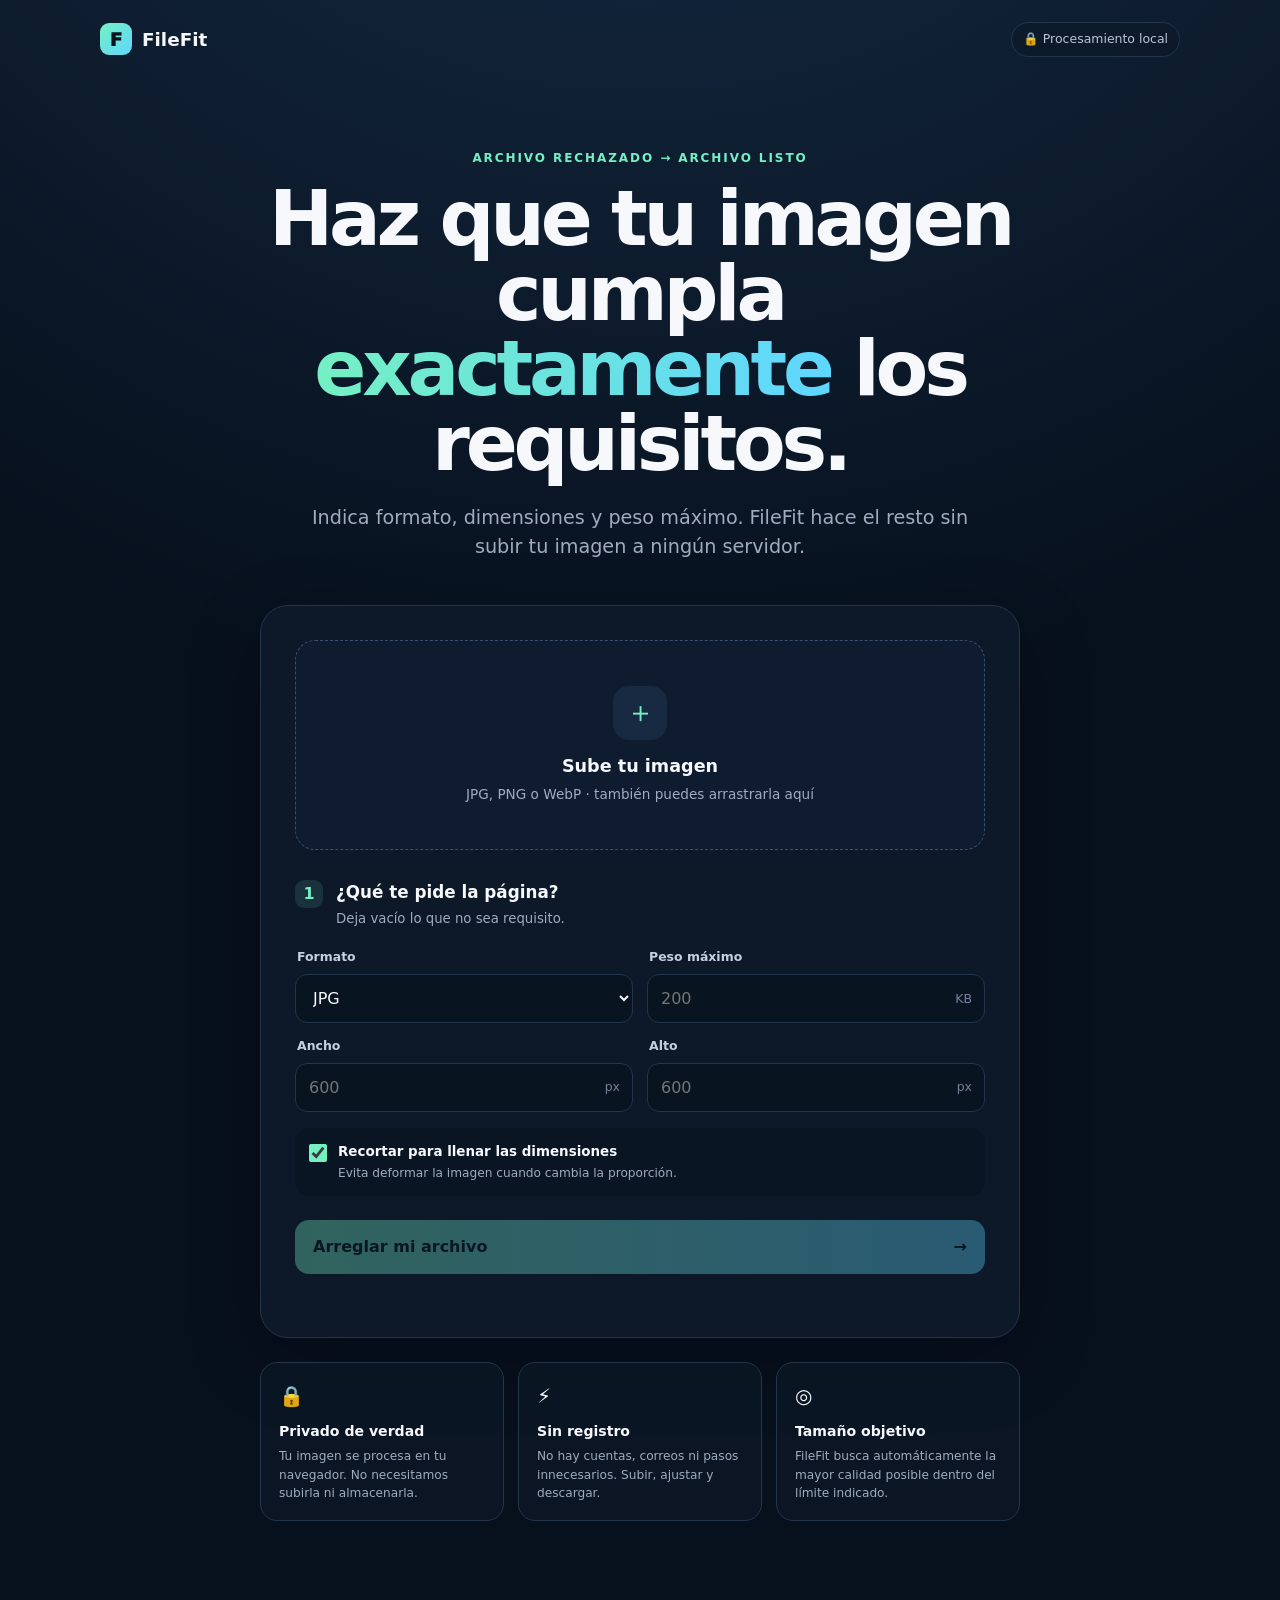
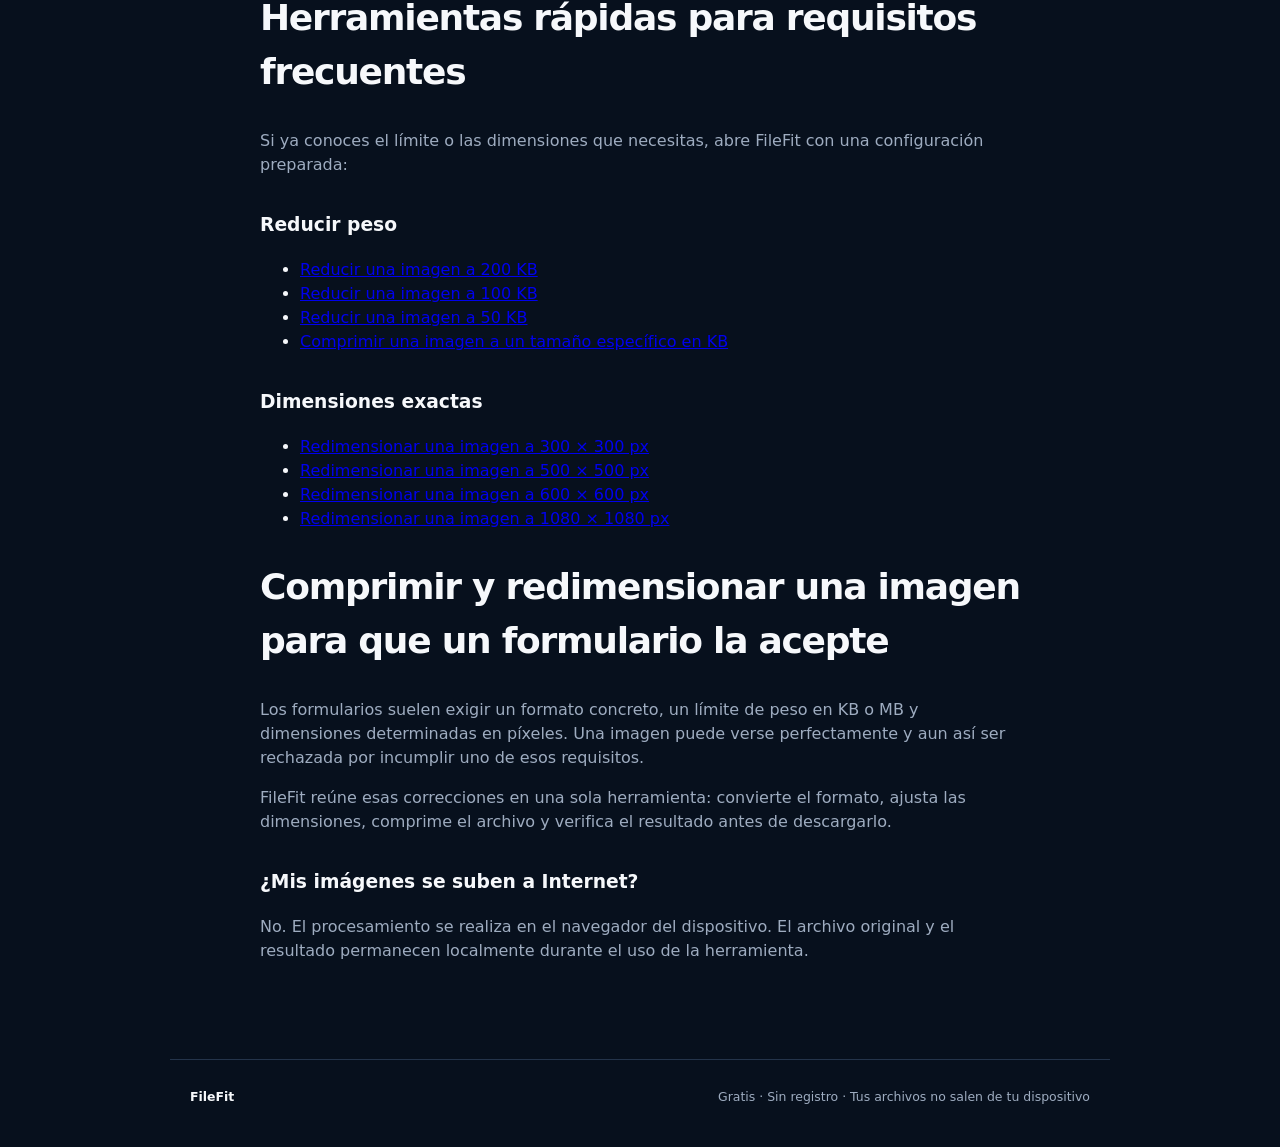
<file: index.html>
<!doctype html>
<html lang="es">
<head>
  <meta charset="utf-8">
  <meta name="viewport" content="width=device-width,initial-scale=1,viewport-fit=cover">
  <meta name="google-site-verification" content="axvT5AJEzB8KaJXwmFjCKr2KEhRzOYvWYgkx-XiTNV4" />
  <meta name="theme-color" content="#0b1020">
  <meta name="description" content="Ajusta imágenes a un formato, dimensiones y peso máximo exactos. Gratis, sin registro y procesado localmente en tu navegador.">
  <meta name="robots" content="index,follow">
  <meta property="og:title" content="FileFit — Comprime y redimensiona imágenes fácilmente">
  <meta property="og:description" content="Convierte, redimensiona y comprime imágenes hasta cumplir los requisitos de un formulario. Todo se procesa en tu dispositivo.">
  <meta property="og:type" content="website">
  <meta property="og:url" content="https://clickgraphics.github.io/filefit/">
  <meta property="og:locale" content="es_ES">
  <meta property="og:site_name" content="FileFit">
  <meta name="twitter:card" content="summary_large_image">
  <meta name="twitter:title" content="FileFit — Comprime y redimensiona imágenes fácilmente">
  <meta name="twitter:description" content="Ajusta formato, dimensiones y peso máximo sin subir tus imágenes a ningún servidor.">
  <link rel="canonical" href="https://clickgraphics.github.io/filefit/">
  <link rel="manifest" href="manifest.webmanifest">
  <link rel="icon" href="favicon.svg" type="image/svg+xml">
  <title>FileFit — Comprimir y redimensionar imágenes a requisitos exactos</title>
  <link rel="stylesheet" href="styles.css">
  <script type="application/ld+json">
  {
    "@context": "https://schema.org",
    "@type": "SoftwareApplication",
    "name": "FileFit",
    "url": "https://clickgraphics.github.io/filefit/",
    "description": "Herramienta web gratuita para convertir, redimensionar y comprimir imágenes hasta cumplir requisitos exactos de formato, dimensiones y peso máximo.",
    "applicationCategory": "MultimediaApplication",
    "applicationSubCategory": "Image editor and compressor",
    "operatingSystem": "Web",
    "browserRequirements": "Requires JavaScript and a modern web browser",
    "inLanguage": "es",
    "isAccessibleForFree": true,
    "offers": {
      "@type": "Offer",
      "price": "0",
      "priceCurrency": "USD"
    },
    "featureList": [
      "Compresión de imágenes por peso máximo",
      "Redimensionado por ancho y alto",
      "Conversión entre JPG, PNG y WebP",
      "Recorte para dimensiones exactas",
      "Procesamiento local en el navegador"
    ]
  }
  </script>
</head>
<body>
  <header class="site-header">
    <a class="brand" href="./" aria-label="FileFit inicio"><span class="brand-mark" aria-hidden="true">F</span><span>FileFit</span></a>
    <span class="privacy-pill">🔒 Procesamiento local</span>
  </header>

  <main>
    <section class="hero">
      <p class="eyebrow">ARCHIVO RECHAZADO → ARCHIVO LISTO</p>
      <h1>Haz que tu imagen cumpla <span>exactamente</span> los requisitos.</h1>
      <p class="lead">Indica formato, dimensiones y peso máximo. FileFit hace el resto sin subir tu imagen a ningún servidor.</p>
    </section>

    <section class="tool-card" aria-labelledby="tool-title">
      <h2 id="tool-title" class="sr-only">Ajustar imagen</h2>
      <label class="dropzone" id="dropzone" for="fileInput">
        <input id="fileInput" type="file" accept="image/jpeg,image/png,image/webp" hidden>
        <span class="drop-icon" aria-hidden="true">＋</span><strong>Sube tu imagen</strong><span>JPG, PNG o WebP · también puedes arrastrarla aquí</span>
      </label>

      <div id="filePanel" class="file-panel hidden" aria-live="polite">
        <div class="preview-wrap"><img id="preview" alt="Vista previa del archivo seleccionado"></div>
        <div class="file-meta"><strong id="fileName"></strong><span id="fileDetails"></span><button id="changeFile" type="button" class="text-button">Cambiar archivo</button></div>
      </div>

      <div class="requirements">
        <div class="section-heading"><span class="step">1</span><div><h3>¿Qué te pide la página?</h3><p>Deja vacío lo que no sea requisito.</p></div></div>
        <div class="form-grid">
          <label><span>Formato</span><select id="format"><option value="image/jpeg">JPG</option><option value="image/png">PNG</option><option value="image/webp">WebP</option></select></label>
          <label><span>Peso máximo</span><div class="input-unit"><input id="maxKb" type="number" inputmode="numeric" min="1" placeholder="200"><span>KB</span></div></label>
          <label><span>Ancho</span><div class="input-unit"><input id="width" type="number" inputmode="numeric" min="1" placeholder="600"><span>px</span></div></label>
          <label><span>Alto</span><div class="input-unit"><input id="height" type="number" inputmode="numeric" min="1" placeholder="600"><span>px</span></div></label>
        </div>
        <label class="check-row"><input id="coverCrop" type="checkbox" checked><span><strong>Recortar para llenar las dimensiones</strong><small>Evita deformar la imagen cuando cambia la proporción.</small></span></label>

        <div id="cropControls" class="crop-controls hidden">
          <div class="crop-preview" id="cropPreview"><img id="cropPreviewImg" alt="Previsualización del recorte"></div>
          <div class="crop-sliders">
            <label><span>Posición horizontal</span><input id="cropX" type="range" min="0" max="100" value="50"></label>
            <label><span>Posición vertical</span><input id="cropY" type="range" min="0" max="100" value="50"></label>
            <button id="centerCrop" class="text-button" type="button">Centrar recorte</button>
          </div>
        </div>
      </div>

      <div class="action-wrap"><button id="fitButton" class="primary-button" type="button" disabled><span id="buttonText">Arreglar mi archivo</span><span aria-hidden="true">→</span></button><p id="status" class="status" role="status" aria-live="polite"></p></div>

      <div id="result" class="result hidden" aria-live="polite">
        <div class="result-header"><span class="success-icon">✓</span><div><p>ARCHIVO LISTO</p><h3>Cumple tus requisitos</h3></div></div>
        <div class="comparison"><div><span>Antes</span><strong id="beforeSize">—</strong><small id="beforeDims">—</small></div><span class="arrow" aria-hidden="true">→</span><div><span>Después</span><strong id="afterSize">—</strong><small id="afterDims">—</small></div></div>
        <ul id="checks" class="checks"></ul>
        <a id="downloadButton" class="download-button" download>Descargar archivo</a><button id="resetButton" class="secondary-button" type="button">Ajustar otro archivo</button>
      </div>
    </section>

    <section class="trust-grid">
      <article><span>🔒</span><h3>Privado de verdad</h3><p>Tu imagen se procesa en tu navegador. No necesitamos subirla ni almacenarla.</p></article>
      <article><span>⚡</span><h3>Sin registro</h3><p>No hay cuentas, correos ni pasos innecesarios. Subir, ajustar y descargar.</p></article>
      <article><span>◎</span><h3>Tamaño objetivo</h3><p>FileFit busca automáticamente la mayor calidad posible dentro del límite indicado.</p></article>
    </section>

    <section class="content-section">
      <h2>Herramientas rápidas para requisitos frecuentes</h2>
      <p>Si ya conoces el límite o las dimensiones que necesitas, abre FileFit con una configuración preparada:</p>
      <h3>Reducir peso</h3>
      <ul>
        <li><a href="reducir-imagen-200kb.html">Reducir una imagen a 200 KB</a></li>
        <li><a href="reducir-imagen-100kb.html">Reducir una imagen a 100 KB</a></li>
        <li><a href="reducir-imagen-50kb.html">Reducir una imagen a 50 KB</a></li>
        <li><a href="comprimir-imagen-tamano-especifico.html">Comprimir una imagen a un tamaño específico en KB</a></li>
      </ul>
      <h3>Dimensiones exactas</h3>
      <ul>
        <li><a href="redimensionar-imagen-300x300.html">Redimensionar una imagen a 300 × 300 px</a></li>
        <li><a href="redimensionar-imagen-500x500.html">Redimensionar una imagen a 500 × 500 px</a></li>
        <li><a href="redimensionar-imagen-600x600.html">Redimensionar una imagen a 600 × 600 px</a></li>
        <li><a href="redimensionar-imagen-1080x1080.html">Redimensionar una imagen a 1080 × 1080 px</a></li>
      </ul>

      <h2>Comprimir y redimensionar una imagen para que un formulario la acepte</h2>
      <p>Los formularios suelen exigir un formato concreto, un límite de peso en KB o MB y dimensiones determinadas en píxeles. Una imagen puede verse perfectamente y aun así ser rechazada por incumplir uno de esos requisitos.</p>
      <p>FileFit reúne esas correcciones en una sola herramienta: convierte el formato, ajusta las dimensiones, comprime el archivo y verifica el resultado antes de descargarlo.</p>
      <h3>¿Mis imágenes se suben a Internet?</h3><p>No. El procesamiento se realiza en el navegador del dispositivo. El archivo original y el resultado permanecen localmente durante el uso de la herramienta.</p>
    </section>
  </main>

  <footer><strong>FileFit</strong><span>Gratis · Sin registro · Tus archivos no salen de tu dispositivo</span></footer>
  <canvas id="canvas" hidden></canvas>
  <script src="app.js" defer></script>
</body>
</html>
</file>
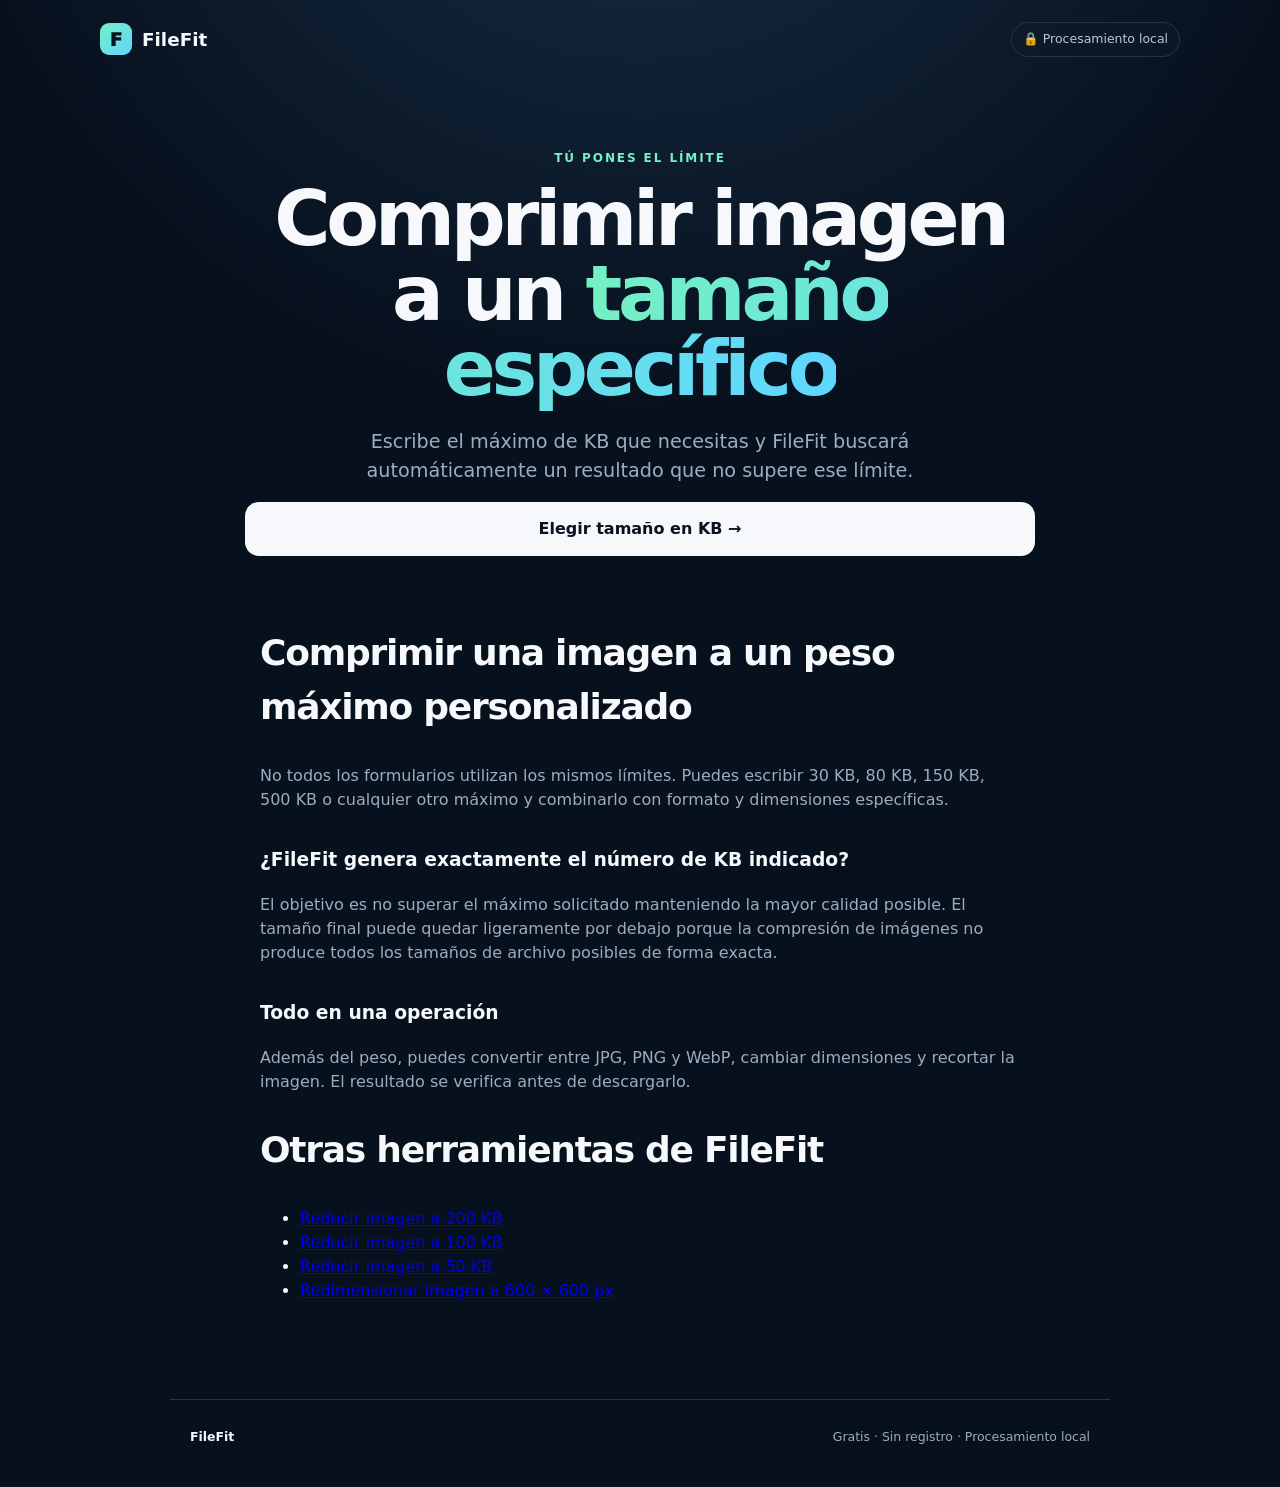
<file: comprimir-imagen-tamano-especifico.html>
<!doctype html><html lang="es"><head><meta charset="utf-8"><meta name="viewport" content="width=device-width,initial-scale=1"><meta name="description" content="Comprime una imagen a un tamaño máximo específico en KB y conserva automáticamente la mejor calidad posible."><meta name="robots" content="index,follow"><link rel="canonical" href="https://clickgraphics.github.io/filefit/comprimir-imagen-tamano-especifico.html"><title>Comprimir imagen a un tamaño específico en KB | FileFit</title><link rel="stylesheet" href="styles.css"></head><body><header class="site-header"><a class="brand" href="./"><span class="brand-mark">F</span><span>FileFit</span></a><span class="privacy-pill">🔒 Procesamiento local</span></header><main><section class="hero"><p class="eyebrow">TÚ PONES EL LÍMITE</p><h1>Comprimir imagen a un <span>tamaño específico</span></h1><p class="lead">Escribe el máximo de KB que necesitas y FileFit buscará automáticamente un resultado que no supere ese límite.</p><p><a class="download-button" href="./#tool-title">Elegir tamaño en KB →</a></p></section><section class="content-section"><h2>Comprimir una imagen a un peso máximo personalizado</h2><p>No todos los formularios utilizan los mismos límites. Puedes escribir 30 KB, 80 KB, 150 KB, 500 KB o cualquier otro máximo y combinarlo con formato y dimensiones específicas.</p><h3>¿FileFit genera exactamente el número de KB indicado?</h3><p>El objetivo es no superar el máximo solicitado manteniendo la mayor calidad posible. El tamaño final puede quedar ligeramente por debajo porque la compresión de imágenes no produce todos los tamaños de archivo posibles de forma exacta.</p><h3>Todo en una operación</h3><p>Además del peso, puedes convertir entre JPG, PNG y WebP, cambiar dimensiones y recortar la imagen. El resultado se verifica antes de descargarlo.</p><h2>Otras herramientas de FileFit</h2><ul><li><a href="reducir-imagen-200kb.html">Reducir imagen a 200 KB</a></li><li><a href="reducir-imagen-100kb.html">Reducir imagen a 100 KB</a></li><li><a href="reducir-imagen-50kb.html">Reducir imagen a 50 KB</a></li><li><a href="redimensionar-imagen-600x600.html">Redimensionar imagen a 600 × 600 px</a></li></ul></section></main><footer><strong>FileFit</strong><span>Gratis · Sin registro · Procesamiento local</span></footer></body></html>
</file>
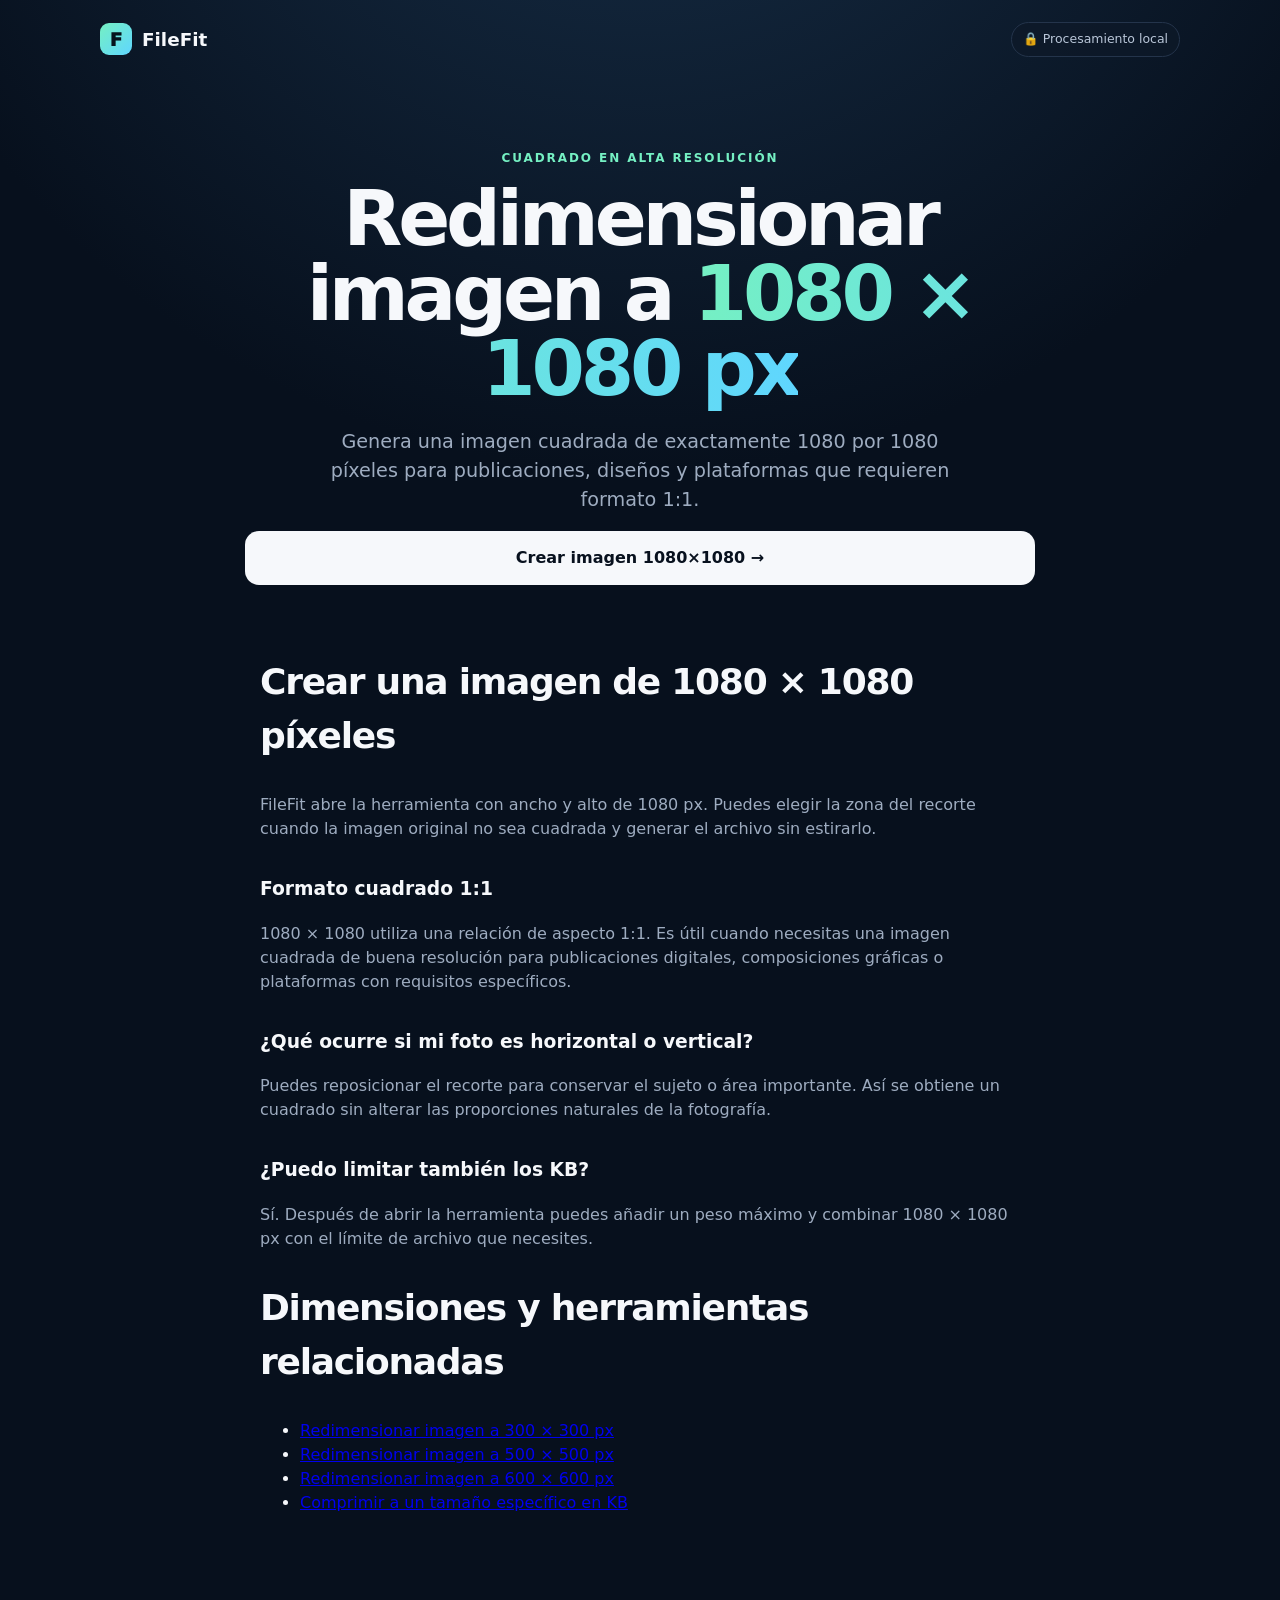
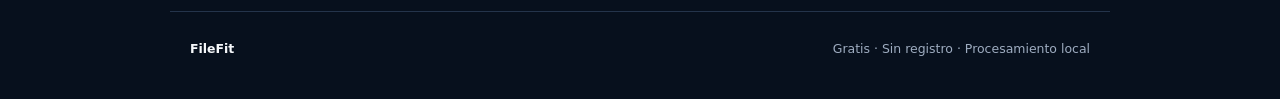
<file: redimensionar-imagen-1080x1080.html>
<!doctype html><html lang="es"><head><meta charset="utf-8"><meta name="viewport" content="width=device-width,initial-scale=1"><meta name="description" content="Redimensiona y recorta una imagen a 1080 x 1080 píxeles para obtener un formato cuadrado de alta resolución."><meta name="robots" content="index,follow"><link rel="canonical" href="https://clickgraphics.github.io/filefit/redimensionar-imagen-1080x1080.html"><title>Redimensionar imagen a 1080x1080 px | FileFit</title><link rel="stylesheet" href="styles.css"></head><body><header class="site-header"><a class="brand" href="./"><span class="brand-mark">F</span><span>FileFit</span></a><span class="privacy-pill">🔒 Procesamiento local</span></header><main><section class="hero"><p class="eyebrow">CUADRADO EN ALTA RESOLUCIÓN</p><h1>Redimensionar imagen a <span>1080 × 1080 px</span></h1><p class="lead">Genera una imagen cuadrada de exactamente 1080 por 1080 píxeles para publicaciones, diseños y plataformas que requieren formato 1:1.</p><p><a class="download-button" href="./?w=1080&h=1080&format=jpg">Crear imagen 1080×1080 →</a></p></section><section class="content-section"><h2>Crear una imagen de 1080 × 1080 píxeles</h2><p>FileFit abre la herramienta con ancho y alto de 1080 px. Puedes elegir la zona del recorte cuando la imagen original no sea cuadrada y generar el archivo sin estirarlo.</p><h3>Formato cuadrado 1:1</h3><p>1080 × 1080 utiliza una relación de aspecto 1:1. Es útil cuando necesitas una imagen cuadrada de buena resolución para publicaciones digitales, composiciones gráficas o plataformas con requisitos específicos.</p><h3>¿Qué ocurre si mi foto es horizontal o vertical?</h3><p>Puedes reposicionar el recorte para conservar el sujeto o área importante. Así se obtiene un cuadrado sin alterar las proporciones naturales de la fotografía.</p><h3>¿Puedo limitar también los KB?</h3><p>Sí. Después de abrir la herramienta puedes añadir un peso máximo y combinar 1080 × 1080 px con el límite de archivo que necesites.</p><h2>Dimensiones y herramientas relacionadas</h2><ul><li><a href="redimensionar-imagen-300x300.html">Redimensionar imagen a 300 × 300 px</a></li><li><a href="redimensionar-imagen-500x500.html">Redimensionar imagen a 500 × 500 px</a></li><li><a href="redimensionar-imagen-600x600.html">Redimensionar imagen a 600 × 600 px</a></li><li><a href="comprimir-imagen-tamano-especifico.html">Comprimir a un tamaño específico en KB</a></li></ul></section></main><footer><strong>FileFit</strong><span>Gratis · Sin registro · Procesamiento local</span></footer></body></html>
</file>
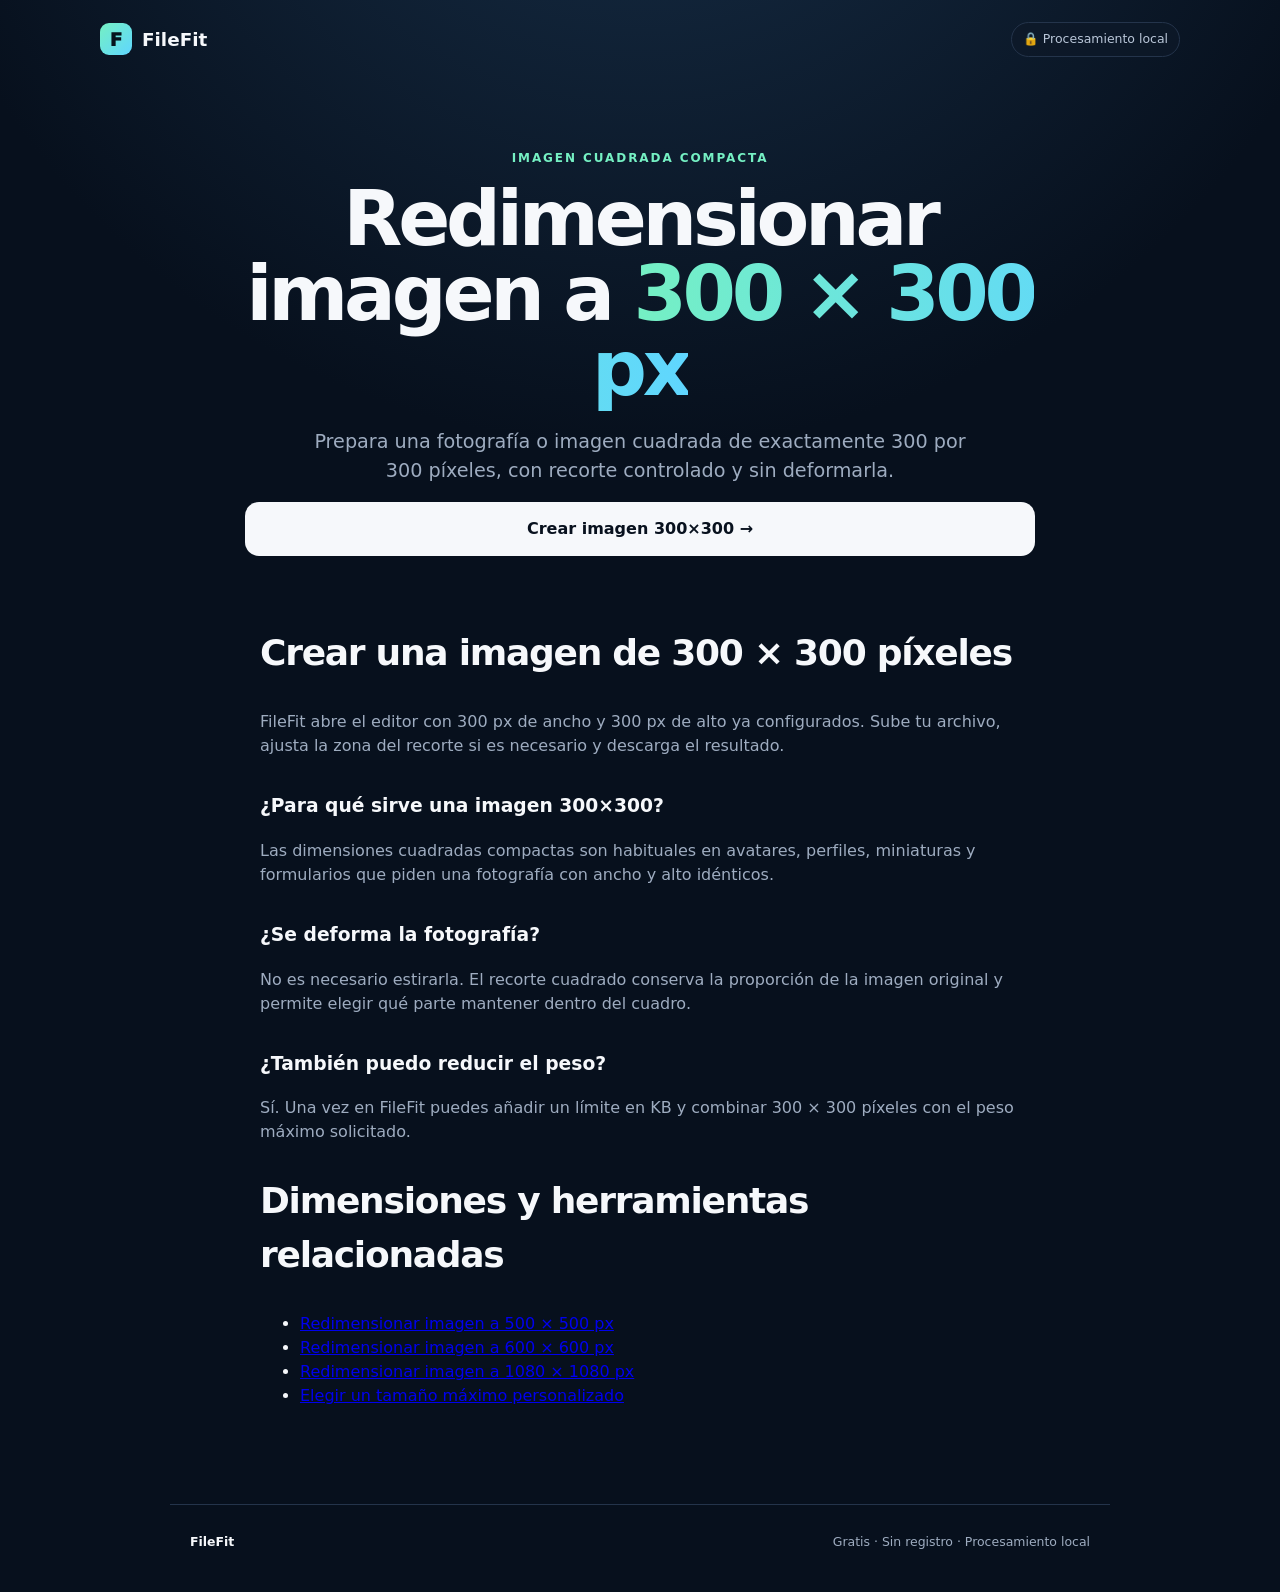
<file: redimensionar-imagen-300x300.html>
<!doctype html><html lang="es"><head><meta charset="utf-8"><meta name="viewport" content="width=device-width,initial-scale=1"><meta name="description" content="Redimensiona y recorta una imagen exactamente a 300 x 300 píxeles gratis y sin subir archivos."><meta name="robots" content="index,follow"><link rel="canonical" href="https://clickgraphics.github.io/filefit/redimensionar-imagen-300x300.html"><title>Redimensionar imagen a 300x300 px | FileFit</title><link rel="stylesheet" href="styles.css"></head><body><header class="site-header"><a class="brand" href="./"><span class="brand-mark">F</span><span>FileFit</span></a><span class="privacy-pill">🔒 Procesamiento local</span></header><main><section class="hero"><p class="eyebrow">IMAGEN CUADRADA COMPACTA</p><h1>Redimensionar imagen a <span>300 × 300 px</span></h1><p class="lead">Prepara una fotografía o imagen cuadrada de exactamente 300 por 300 píxeles, con recorte controlado y sin deformarla.</p><p><a class="download-button" href="./?w=300&h=300&format=jpg">Crear imagen 300×300 →</a></p></section><section class="content-section"><h2>Crear una imagen de 300 × 300 píxeles</h2><p>FileFit abre el editor con 300 px de ancho y 300 px de alto ya configurados. Sube tu archivo, ajusta la zona del recorte si es necesario y descarga el resultado.</p><h3>¿Para qué sirve una imagen 300×300?</h3><p>Las dimensiones cuadradas compactas son habituales en avatares, perfiles, miniaturas y formularios que piden una fotografía con ancho y alto idénticos.</p><h3>¿Se deforma la fotografía?</h3><p>No es necesario estirarla. El recorte cuadrado conserva la proporción de la imagen original y permite elegir qué parte mantener dentro del cuadro.</p><h3>¿También puedo reducir el peso?</h3><p>Sí. Una vez en FileFit puedes añadir un límite en KB y combinar 300 × 300 píxeles con el peso máximo solicitado.</p><h2>Dimensiones y herramientas relacionadas</h2><ul><li><a href="redimensionar-imagen-500x500.html">Redimensionar imagen a 500 × 500 px</a></li><li><a href="redimensionar-imagen-600x600.html">Redimensionar imagen a 600 × 600 px</a></li><li><a href="redimensionar-imagen-1080x1080.html">Redimensionar imagen a 1080 × 1080 px</a></li><li><a href="comprimir-imagen-tamano-especifico.html">Elegir un tamaño máximo personalizado</a></li></ul></section></main><footer><strong>FileFit</strong><span>Gratis · Sin registro · Procesamiento local</span></footer></body></html>
</file>
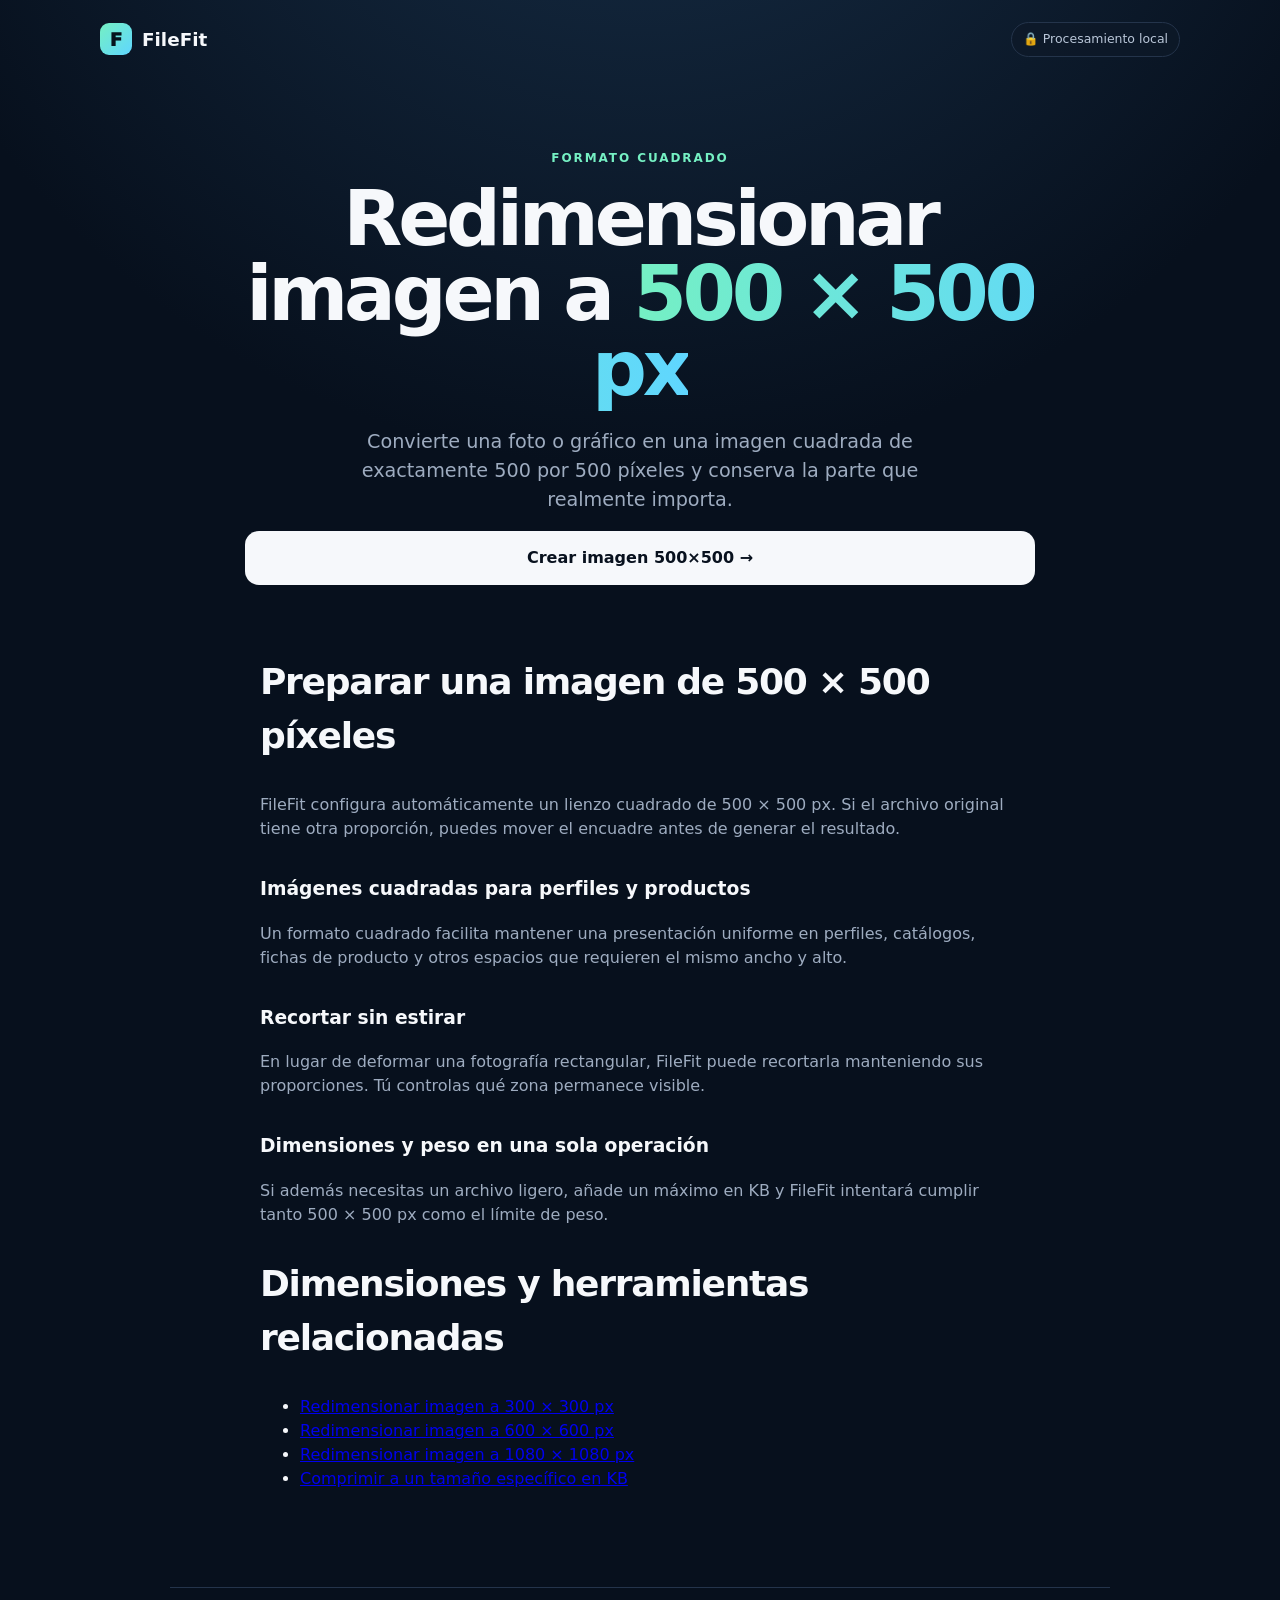
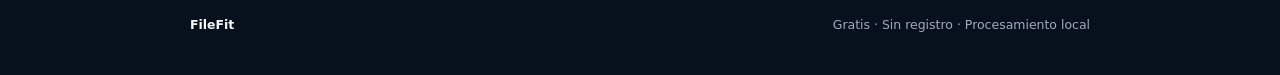
<file: redimensionar-imagen-500x500.html>
<!doctype html><html lang="es"><head><meta charset="utf-8"><meta name="viewport" content="width=device-width,initial-scale=1"><meta name="description" content="Redimensiona una imagen exactamente a 500 x 500 píxeles online, gratis y con procesamiento local."><meta name="robots" content="index,follow"><link rel="canonical" href="https://clickgraphics.github.io/filefit/redimensionar-imagen-500x500.html"><title>Redimensionar imagen a 500x500 px | FileFit</title><link rel="stylesheet" href="styles.css"></head><body><header class="site-header"><a class="brand" href="./"><span class="brand-mark">F</span><span>FileFit</span></a><span class="privacy-pill">🔒 Procesamiento local</span></header><main><section class="hero"><p class="eyebrow">FORMATO CUADRADO</p><h1>Redimensionar imagen a <span>500 × 500 px</span></h1><p class="lead">Convierte una foto o gráfico en una imagen cuadrada de exactamente 500 por 500 píxeles y conserva la parte que realmente importa.</p><p><a class="download-button" href="./?w=500&h=500&format=jpg">Crear imagen 500×500 →</a></p></section><section class="content-section"><h2>Preparar una imagen de 500 × 500 píxeles</h2><p>FileFit configura automáticamente un lienzo cuadrado de 500 × 500 px. Si el archivo original tiene otra proporción, puedes mover el encuadre antes de generar el resultado.</p><h3>Imágenes cuadradas para perfiles y productos</h3><p>Un formato cuadrado facilita mantener una presentación uniforme en perfiles, catálogos, fichas de producto y otros espacios que requieren el mismo ancho y alto.</p><h3>Recortar sin estirar</h3><p>En lugar de deformar una fotografía rectangular, FileFit puede recortarla manteniendo sus proporciones. Tú controlas qué zona permanece visible.</p><h3>Dimensiones y peso en una sola operación</h3><p>Si además necesitas un archivo ligero, añade un máximo en KB y FileFit intentará cumplir tanto 500 × 500 px como el límite de peso.</p><h2>Dimensiones y herramientas relacionadas</h2><ul><li><a href="redimensionar-imagen-300x300.html">Redimensionar imagen a 300 × 300 px</a></li><li><a href="redimensionar-imagen-600x600.html">Redimensionar imagen a 600 × 600 px</a></li><li><a href="redimensionar-imagen-1080x1080.html">Redimensionar imagen a 1080 × 1080 px</a></li><li><a href="comprimir-imagen-tamano-especifico.html">Comprimir a un tamaño específico en KB</a></li></ul></section></main><footer><strong>FileFit</strong><span>Gratis · Sin registro · Procesamiento local</span></footer></body></html>
</file>
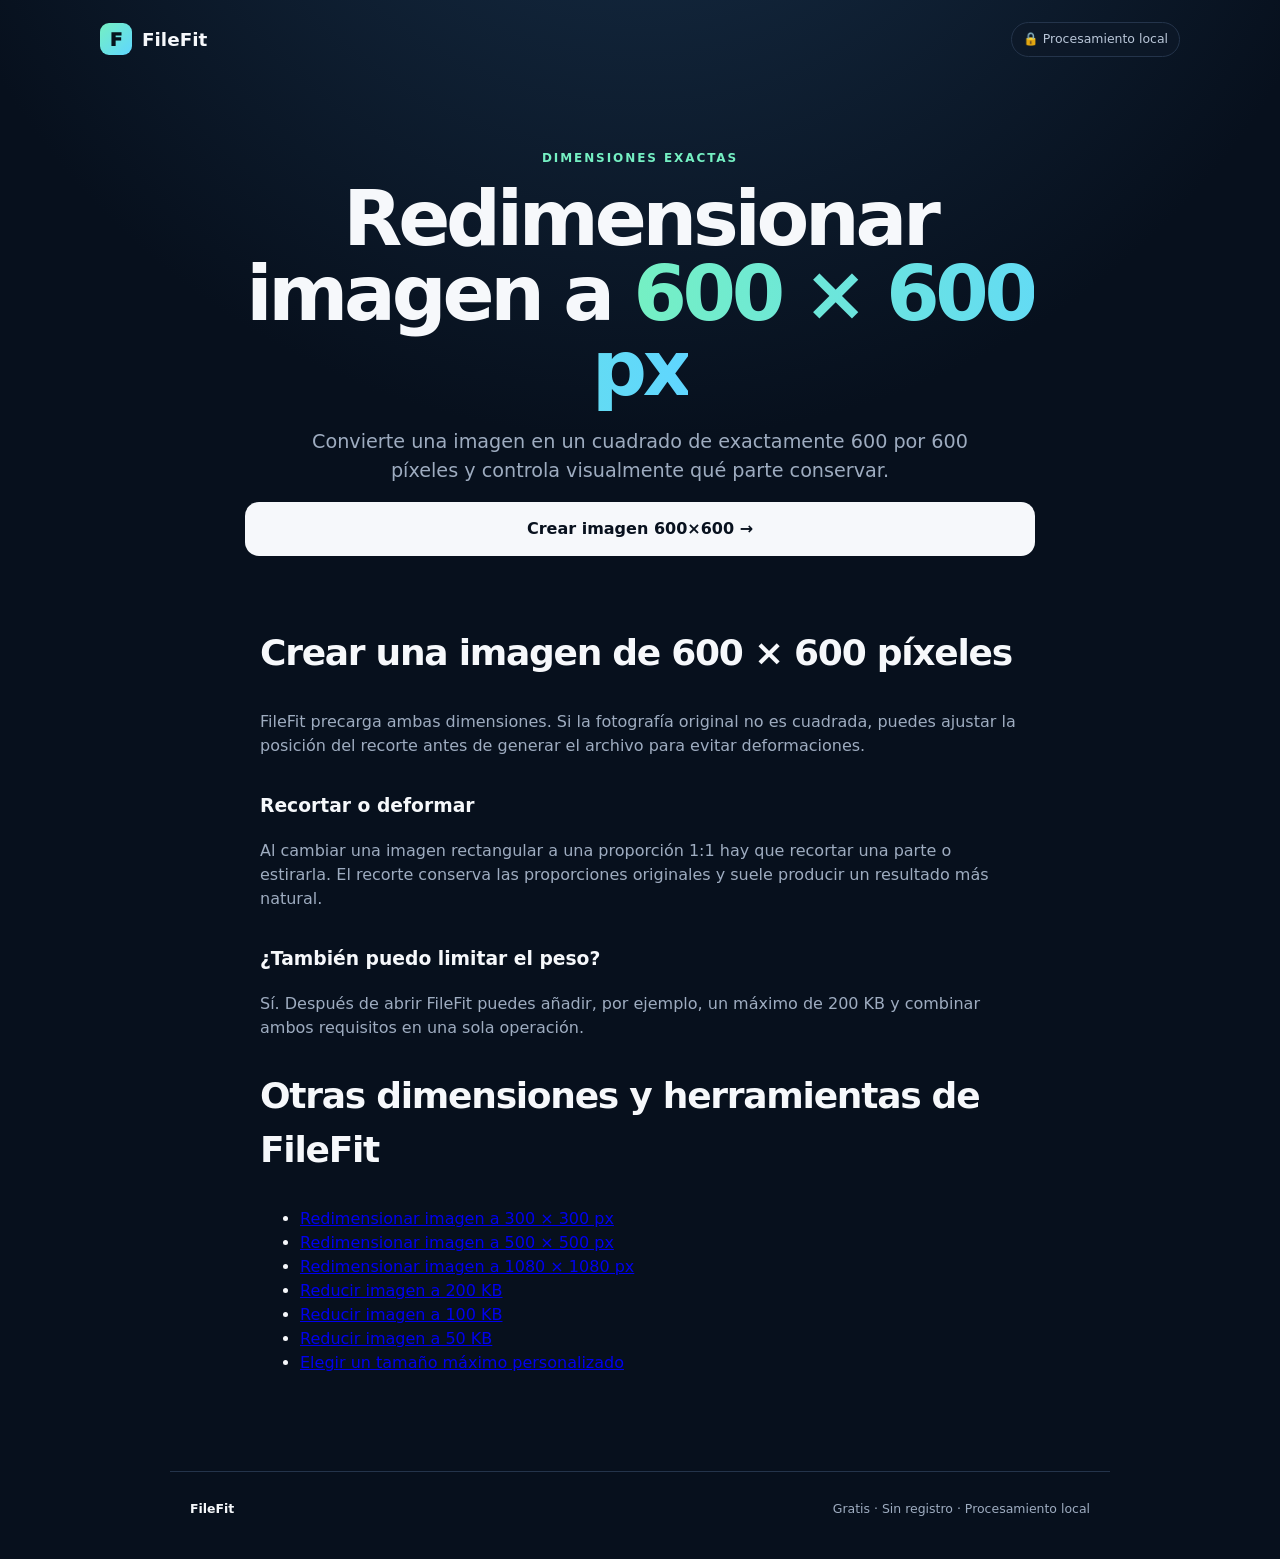
<file: redimensionar-imagen-600x600.html>
<!doctype html><html lang="es"><head><meta charset="utf-8"><meta name="viewport" content="width=device-width,initial-scale=1"><meta name="description" content="Redimensiona y recorta una imagen exactamente a 600 x 600 píxeles gratis."><meta name="robots" content="index,follow"><link rel="canonical" href="https://clickgraphics.github.io/filefit/redimensionar-imagen-600x600.html"><title>Redimensionar imagen a 600x600 px | FileFit</title><link rel="stylesheet" href="styles.css"></head><body><header class="site-header"><a class="brand" href="./"><span class="brand-mark">F</span><span>FileFit</span></a><span class="privacy-pill">🔒 Procesamiento local</span></header><main><section class="hero"><p class="eyebrow">DIMENSIONES EXACTAS</p><h1>Redimensionar imagen a <span>600 × 600 px</span></h1><p class="lead">Convierte una imagen en un cuadrado de exactamente 600 por 600 píxeles y controla visualmente qué parte conservar.</p><p><a class="download-button" href="./?w=600&h=600&format=jpg">Crear imagen 600×600 →</a></p></section><section class="content-section"><h2>Crear una imagen de 600 × 600 píxeles</h2><p>FileFit precarga ambas dimensiones. Si la fotografía original no es cuadrada, puedes ajustar la posición del recorte antes de generar el archivo para evitar deformaciones.</p><h3>Recortar o deformar</h3><p>Al cambiar una imagen rectangular a una proporción 1:1 hay que recortar una parte o estirarla. El recorte conserva las proporciones originales y suele producir un resultado más natural.</p><h3>¿También puedo limitar el peso?</h3><p>Sí. Después de abrir FileFit puedes añadir, por ejemplo, un máximo de 200 KB y combinar ambos requisitos en una sola operación.</p><h2>Otras dimensiones y herramientas de FileFit</h2><ul><li><a href="redimensionar-imagen-300x300.html">Redimensionar imagen a 300 × 300 px</a></li><li><a href="redimensionar-imagen-500x500.html">Redimensionar imagen a 500 × 500 px</a></li><li><a href="redimensionar-imagen-1080x1080.html">Redimensionar imagen a 1080 × 1080 px</a></li><li><a href="reducir-imagen-200kb.html">Reducir imagen a 200 KB</a></li><li><a href="reducir-imagen-100kb.html">Reducir imagen a 100 KB</a></li><li><a href="reducir-imagen-50kb.html">Reducir imagen a 50 KB</a></li><li><a href="comprimir-imagen-tamano-especifico.html">Elegir un tamaño máximo personalizado</a></li></ul></section></main><footer><strong>FileFit</strong><span>Gratis · Sin registro · Procesamiento local</span></footer></body></html>
</file>
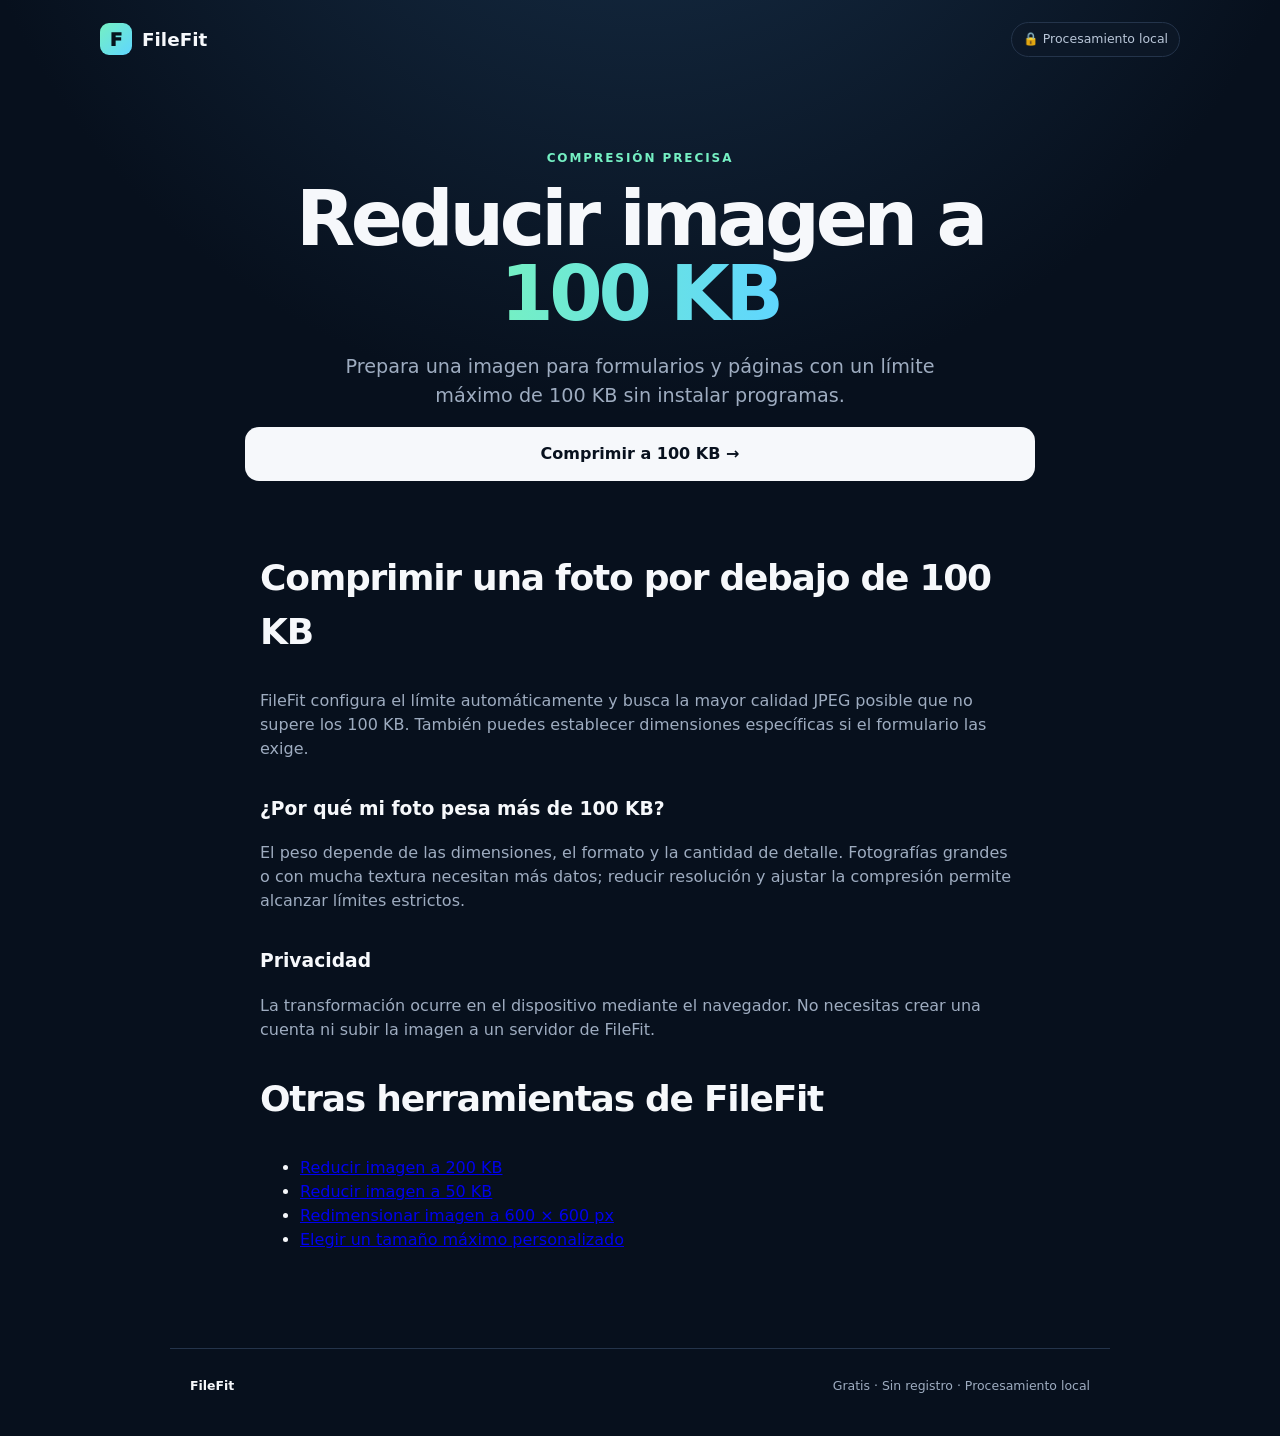
<file: reducir-imagen-100kb.html>
<!doctype html><html lang="es"><head><meta charset="utf-8"><meta name="viewport" content="width=device-width,initial-scale=1"><meta name="description" content="Reduce una imagen a 100 KB o menos gratis y directamente en tu navegador."><meta name="robots" content="index,follow"><link rel="canonical" href="https://clickgraphics.github.io/filefit/reducir-imagen-100kb.html"><title>Reducir imagen a 100 KB gratis | FileFit</title><link rel="stylesheet" href="styles.css"></head><body><header class="site-header"><a class="brand" href="./"><span class="brand-mark">F</span><span>FileFit</span></a><span class="privacy-pill">🔒 Procesamiento local</span></header><main><section class="hero"><p class="eyebrow">COMPRESIÓN PRECISA</p><h1>Reducir imagen a <span>100 KB</span></h1><p class="lead">Prepara una imagen para formularios y páginas con un límite máximo de 100 KB sin instalar programas.</p><p><a class="download-button" href="./?kb=100&format=jpg">Comprimir a 100 KB →</a></p></section><section class="content-section"><h2>Comprimir una foto por debajo de 100 KB</h2><p>FileFit configura el límite automáticamente y busca la mayor calidad JPEG posible que no supere los 100 KB. También puedes establecer dimensiones específicas si el formulario las exige.</p><h3>¿Por qué mi foto pesa más de 100 KB?</h3><p>El peso depende de las dimensiones, el formato y la cantidad de detalle. Fotografías grandes o con mucha textura necesitan más datos; reducir resolución y ajustar la compresión permite alcanzar límites estrictos.</p><h3>Privacidad</h3><p>La transformación ocurre en el dispositivo mediante el navegador. No necesitas crear una cuenta ni subir la imagen a un servidor de FileFit.</p><h2>Otras herramientas de FileFit</h2><ul><li><a href="reducir-imagen-200kb.html">Reducir imagen a 200 KB</a></li><li><a href="reducir-imagen-50kb.html">Reducir imagen a 50 KB</a></li><li><a href="redimensionar-imagen-600x600.html">Redimensionar imagen a 600 × 600 px</a></li><li><a href="comprimir-imagen-tamano-especifico.html">Elegir un tamaño máximo personalizado</a></li></ul></section></main><footer><strong>FileFit</strong><span>Gratis · Sin registro · Procesamiento local</span></footer></body></html>
</file>
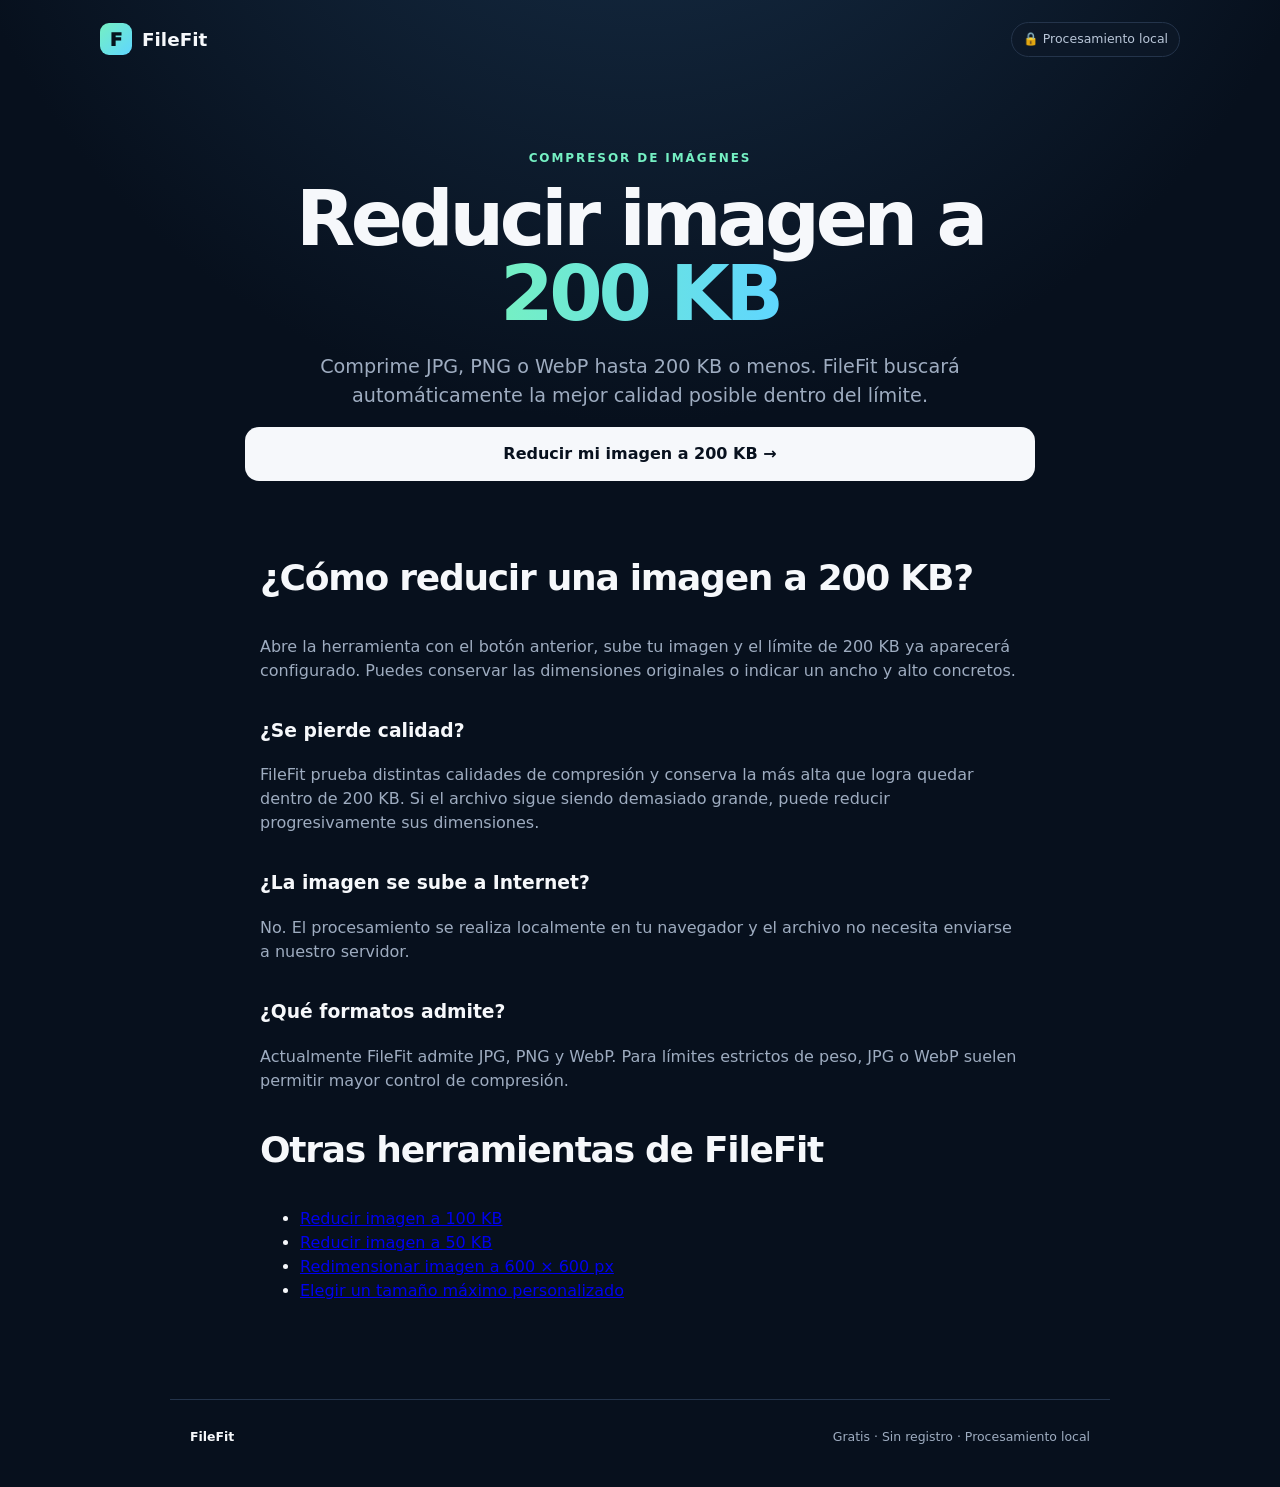
<file: reducir-imagen-200kb.html>
<!doctype html><html lang="es"><head><meta charset="utf-8"><meta name="viewport" content="width=device-width,initial-scale=1"><meta name="description" content="Reduce una imagen a 200 KB o menos gratis, sin registro y sin subirla a un servidor."><meta name="robots" content="index,follow"><link rel="canonical" href="https://clickgraphics.github.io/filefit/reducir-imagen-200kb.html"><title>Reducir imagen a 200 KB gratis | FileFit</title><link rel="stylesheet" href="styles.css"></head><body><header class="site-header"><a class="brand" href="./"><span class="brand-mark">F</span><span>FileFit</span></a><span class="privacy-pill">🔒 Procesamiento local</span></header><main><section class="hero"><p class="eyebrow">COMPRESOR DE IMÁGENES</p><h1>Reducir imagen a <span>200 KB</span></h1><p class="lead">Comprime JPG, PNG o WebP hasta 200 KB o menos. FileFit buscará automáticamente la mejor calidad posible dentro del límite.</p><p><a class="download-button" href="./?kb=200&format=jpg">Reducir mi imagen a 200 KB →</a></p></section><section class="content-section"><h2>¿Cómo reducir una imagen a 200 KB?</h2><p>Abre la herramienta con el botón anterior, sube tu imagen y el límite de 200 KB ya aparecerá configurado. Puedes conservar las dimensiones originales o indicar un ancho y alto concretos.</p><h3>¿Se pierde calidad?</h3><p>FileFit prueba distintas calidades de compresión y conserva la más alta que logra quedar dentro de 200 KB. Si el archivo sigue siendo demasiado grande, puede reducir progresivamente sus dimensiones.</p><h3>¿La imagen se sube a Internet?</h3><p>No. El procesamiento se realiza localmente en tu navegador y el archivo no necesita enviarse a nuestro servidor.</p><h3>¿Qué formatos admite?</h3><p>Actualmente FileFit admite JPG, PNG y WebP. Para límites estrictos de peso, JPG o WebP suelen permitir mayor control de compresión.</p><h2>Otras herramientas de FileFit</h2><ul><li><a href="reducir-imagen-100kb.html">Reducir imagen a 100 KB</a></li><li><a href="reducir-imagen-50kb.html">Reducir imagen a 50 KB</a></li><li><a href="redimensionar-imagen-600x600.html">Redimensionar imagen a 600 × 600 px</a></li><li><a href="comprimir-imagen-tamano-especifico.html">Elegir un tamaño máximo personalizado</a></li></ul></section></main><footer><strong>FileFit</strong><span>Gratis · Sin registro · Procesamiento local</span></footer></body></html>
</file>
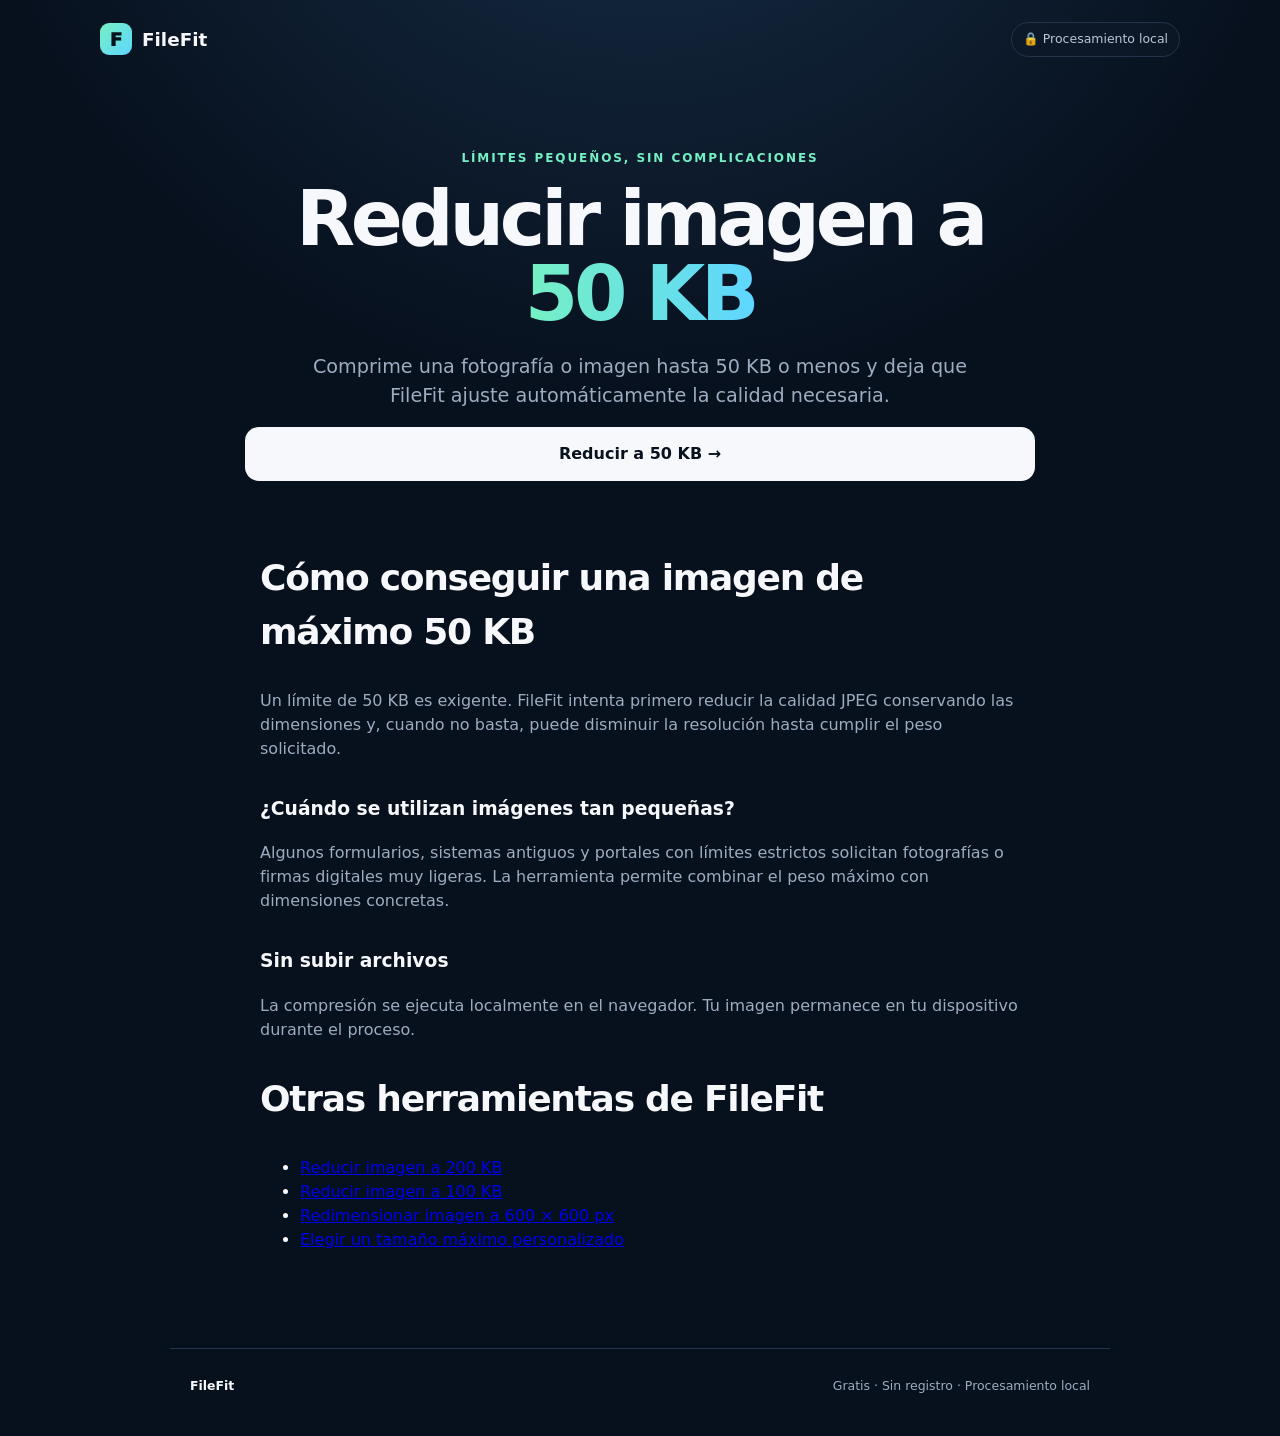
<file: reducir-imagen-50kb.html>
<!doctype html><html lang="es"><head><meta charset="utf-8"><meta name="viewport" content="width=device-width,initial-scale=1"><meta name="description" content="Comprime una imagen a 50 KB o menos online, gratis y con procesamiento local."><meta name="robots" content="index,follow"><link rel="canonical" href="https://clickgraphics.github.io/filefit/reducir-imagen-50kb.html"><title>Reducir imagen a 50 KB gratis | FileFit</title><link rel="stylesheet" href="styles.css"></head><body><header class="site-header"><a class="brand" href="./"><span class="brand-mark">F</span><span>FileFit</span></a><span class="privacy-pill">🔒 Procesamiento local</span></header><main><section class="hero"><p class="eyebrow">LÍMITES PEQUEÑOS, SIN COMPLICACIONES</p><h1>Reducir imagen a <span>50 KB</span></h1><p class="lead">Comprime una fotografía o imagen hasta 50 KB o menos y deja que FileFit ajuste automáticamente la calidad necesaria.</p><p><a class="download-button" href="./?kb=50&format=jpg">Reducir a 50 KB →</a></p></section><section class="content-section"><h2>Cómo conseguir una imagen de máximo 50 KB</h2><p>Un límite de 50 KB es exigente. FileFit intenta primero reducir la calidad JPEG conservando las dimensiones y, cuando no basta, puede disminuir la resolución hasta cumplir el peso solicitado.</p><h3>¿Cuándo se utilizan imágenes tan pequeñas?</h3><p>Algunos formularios, sistemas antiguos y portales con límites estrictos solicitan fotografías o firmas digitales muy ligeras. La herramienta permite combinar el peso máximo con dimensiones concretas.</p><h3>Sin subir archivos</h3><p>La compresión se ejecuta localmente en el navegador. Tu imagen permanece en tu dispositivo durante el proceso.</p><h2>Otras herramientas de FileFit</h2><ul><li><a href="reducir-imagen-200kb.html">Reducir imagen a 200 KB</a></li><li><a href="reducir-imagen-100kb.html">Reducir imagen a 100 KB</a></li><li><a href="redimensionar-imagen-600x600.html">Redimensionar imagen a 600 × 600 px</a></li><li><a href="comprimir-imagen-tamano-especifico.html">Elegir un tamaño máximo personalizado</a></li></ul></section></main><footer><strong>FileFit</strong><span>Gratis · Sin registro · Procesamiento local</span></footer></body></html>
</file>
<file: styles.css>
:root{--bg:#07101d;--surface:#0e1929;--surface2:#132238;--text:#f6f8fb;--muted:#9eacc0;--line:#24344b;--accent:#75f0c3;--accent2:#5fd6ff;--danger:#ff7d8a;--radius:22px;--shadow:0 22px 70px rgba(0,0,0,.28)}*{box-sizing:border-box}html{scroll-behavior:smooth}body{margin:0;background:radial-gradient(circle at 50% -20%,#18314b 0,var(--bg) 38%);color:var(--text);font-family:Inter,ui-sans-serif,system-ui,-apple-system,BlinkMacSystemFont,"Segoe UI",sans-serif;line-height:1.5}.site-header{max-width:1120px;margin:auto;padding:22px 20px;display:flex;align-items:center;justify-content:space-between}.brand{color:var(--text);text-decoration:none;font-weight:850;font-size:1.15rem;display:flex;gap:10px;align-items:center}.brand-mark{display:grid;place-items:center;width:32px;height:32px;border-radius:9px;background:linear-gradient(135deg,var(--accent),var(--accent2));color:#06131d;font-weight:950}.privacy-pill{font-size:.78rem;color:#b9c6d8;border:1px solid var(--line);padding:7px 11px;border-radius:999px;background:rgba(14,25,41,.7)}main{max-width:980px;margin:auto;padding:40px 20px 80px}.hero{text-align:center;max-width:790px;margin:30px auto 44px}.eyebrow{font-size:.75rem;letter-spacing:.16em;font-weight:850;color:var(--accent);margin-bottom:14px}.hero h1{font-size:clamp(2.35rem,7vw,4.8rem);line-height:.98;letter-spacing:-.055em;margin:0}.hero h1 span{background:linear-gradient(90deg,var(--accent),var(--accent2));-webkit-background-clip:text;background-clip:text;color:transparent}.lead{font-size:clamp(1rem,2.5vw,1.2rem);color:var(--muted);max-width:660px;margin:22px auto 0}.tool-card{max-width:760px;margin:auto;background:rgba(14,25,41,.94);border:1px solid var(--line);border-radius:28px;padding:clamp(18px,4vw,34px);box-shadow:var(--shadow)}.dropzone{min-height:210px;border:1.5px dashed #3a506d;border-radius:20px;display:flex;flex-direction:column;align-items:center;justify-content:center;text-align:center;padding:28px;cursor:pointer;background:rgba(19,34,56,.45);transition:.2s}.dropzone:hover,.dropzone.dragging{border-color:var(--accent);background:rgba(117,240,195,.06)}.drop-icon{display:grid;place-items:center;width:54px;height:54px;border-radius:16px;background:#172a42;color:var(--accent);font-size:1.8rem;margin-bottom:13px}.dropzone strong{font-size:1.1rem}.dropzone span:last-child{font-size:.85rem;color:var(--muted);margin-top:5px}.file-panel{display:grid;grid-template-columns:86px 1fr;gap:16px;align-items:center;border:1px solid var(--line);border-radius:18px;padding:13px;background:var(--surface2)}.preview-wrap{width:86px;height:86px;border-radius:12px;overflow:hidden;background:#07101d}.file-panel img{width:100%;height:100%;object-fit:cover}.file-meta{min-width:0;display:flex;flex-direction:column}.file-meta strong{white-space:nowrap;overflow:hidden;text-overflow:ellipsis}.file-meta span{font-size:.84rem;color:var(--muted);margin:2px 0 7px}.text-button{appearance:none;background:none;border:0;color:var(--accent);padding:0;text-align:left;font-weight:750;cursor:pointer;width:max-content}.requirements{margin-top:30px}.section-heading{display:flex;gap:13px;align-items:flex-start;margin-bottom:20px}.step{display:grid;place-items:center;flex:0 0 28px;width:28px;height:28px;border-radius:9px;background:rgba(117,240,195,.12);color:var(--accent);font-weight:900}.section-heading h3{margin:0;font-size:1.05rem}.section-heading p{margin:3px 0 0;color:var(--muted);font-size:.83rem}.form-grid{display:grid;grid-template-columns:1fr 1fr;gap:14px}.form-grid label>span,.crop-sliders label>span{display:block;font-size:.78rem;font-weight:750;color:#c5d0df;margin:0 0 7px 2px}select,input{width:100%;height:49px;border:1px solid var(--line);border-radius:12px;background:#091421;color:var(--text);font:inherit;padding:0 13px;outline:none}select:focus,input:focus{border-color:var(--accent)}.input-unit{position:relative}.input-unit input{padding-right:48px}.input-unit span{position:absolute;right:13px;top:50%;transform:translateY(-50%);color:#71839b;font-size:.78rem}.check-row{display:flex;gap:11px;margin-top:16px;padding:14px;border-radius:14px;background:#0a1523;cursor:pointer}.check-row input{width:18px;height:18px;margin:2px 0 0;accent-color:var(--accent)}.check-row span{display:flex;flex-direction:column}.check-row strong{font-size:.84rem}.check-row small{color:var(--muted);font-size:.76rem;margin-top:2px}.crop-controls{margin-top:16px;padding:16px;border:1px solid var(--line);border-radius:16px;background:#091421;display:grid;grid-template-columns:180px 1fr;gap:18px;align-items:center}.crop-preview{width:180px;height:180px;overflow:hidden;border-radius:14px;border:1px solid #30445f;background:#06101d}.crop-preview img{width:100%;height:100%;object-fit:cover;object-position:50% 50%;display:block}.crop-sliders{display:grid;gap:14px}.crop-sliders input[type=range]{height:auto;padding:0;border:0;background:transparent;accent-color:var(--accent)}.action-wrap{margin-top:24px}.primary-button,.download-button,.secondary-button{width:100%;min-height:54px;border-radius:14px;border:0;font:inherit;font-weight:850;cursor:pointer;text-decoration:none;display:flex;align-items:center;justify-content:center}.primary-button{background:linear-gradient(90deg,var(--accent),var(--accent2));color:#06131d;padding:0 18px;justify-content:space-between}.primary-button:disabled{opacity:.35;cursor:not-allowed}.status{text-align:center;min-height:20px;color:var(--muted);font-size:.8rem;margin:9px 0 0}.status.error{color:var(--danger)}.result{margin-top:28px;border-top:1px solid var(--line);padding-top:26px}.result-header{display:flex;gap:12px;align-items:center}.success-icon{display:grid;place-items:center;width:42px;height:42px;border-radius:50%;background:rgba(117,240,195,.13);color:var(--accent);font-size:1.25rem;font-weight:900}.result-header p{margin:0;color:var(--accent);font-size:.68rem;letter-spacing:.13em;font-weight:900}.result-header h3{margin:1px 0 0;font-size:1.2rem}.comparison{display:grid;grid-template-columns:1fr auto 1fr;gap:12px;align-items:center;margin:20px 0;padding:18px;background:#091421;border-radius:16px}.comparison div{display:flex;flex-direction:column}.comparison div:last-child{text-align:right}.comparison span:not(.arrow){font-size:.7rem;color:var(--muted);text-transform:uppercase;letter-spacing:.08em}.comparison strong{font-size:1.2rem;margin:2px 0}.comparison small{color:#8797ad}.arrow{color:var(--accent)}.checks{list-style:none;padding:0;margin:0 0 20px;display:grid;gap:7px}.checks li{font-size:.82rem;color:#c6d2e0}.checks li::before{content:"✓";color:var(--accent);font-weight:900;margin-right:8px}.download-button{background:var(--text);color:#08111e}.secondary-button{margin-top:10px;background:transparent;border:1px solid var(--line);color:var(--text)}.trust-grid{display:grid;grid-template-columns:repeat(3,1fr);gap:14px;margin:24px auto 0;max-width:760px}.trust-grid article{border:1px solid var(--line);border-radius:17px;padding:18px;background:rgba(14,25,41,.6)}.trust-grid article>span{font-size:1.25rem}.trust-grid h3{font-size:.88rem;margin:10px 0 5px}.trust-grid p{font-size:.76rem;color:var(--muted);margin:0}.content-section{max-width:760px;margin:70px auto 0}.content-section h2{font-size:clamp(1.6rem,4vw,2.25rem);letter-spacing:-.035em}.content-section h3{margin-top:34px}.content-section p{color:var(--muted)}footer{border-top:1px solid var(--line);max-width:940px;margin:auto;padding:28px 20px 40px;display:flex;justify-content:space-between;gap:20px;color:var(--muted);font-size:.78rem}footer strong{color:var(--text)}.hidden{display:none!important}.sr-only{position:absolute;width:1px;height:1px;padding:0;margin:-1px;overflow:hidden;clip:rect(0,0,0,0);white-space:nowrap;border:0}@media(max-width:620px){.site-header{padding-top:16px}.privacy-pill{font-size:0}.privacy-pill::after{content:"🔒 Local";font-size:.72rem}.hero{margin-top:16px}.tool-card{border-radius:22px}.dropzone{min-height:180px}.form-grid{grid-template-columns:1fr}.crop-controls{grid-template-columns:1fr}.crop-preview{width:100%;aspect-ratio:1/1;height:auto}.trust-grid{grid-template-columns:1fr}.trust-grid article{display:grid;grid-template-columns:32px 1fr;column-gap:8px}.trust-grid article>span{grid-row:1/3}.trust-grid h3{margin:0}.trust-grid p{margin-top:3px}footer{flex-direction:column}.comparison{gap:7px;padding:14px}}
</file>
